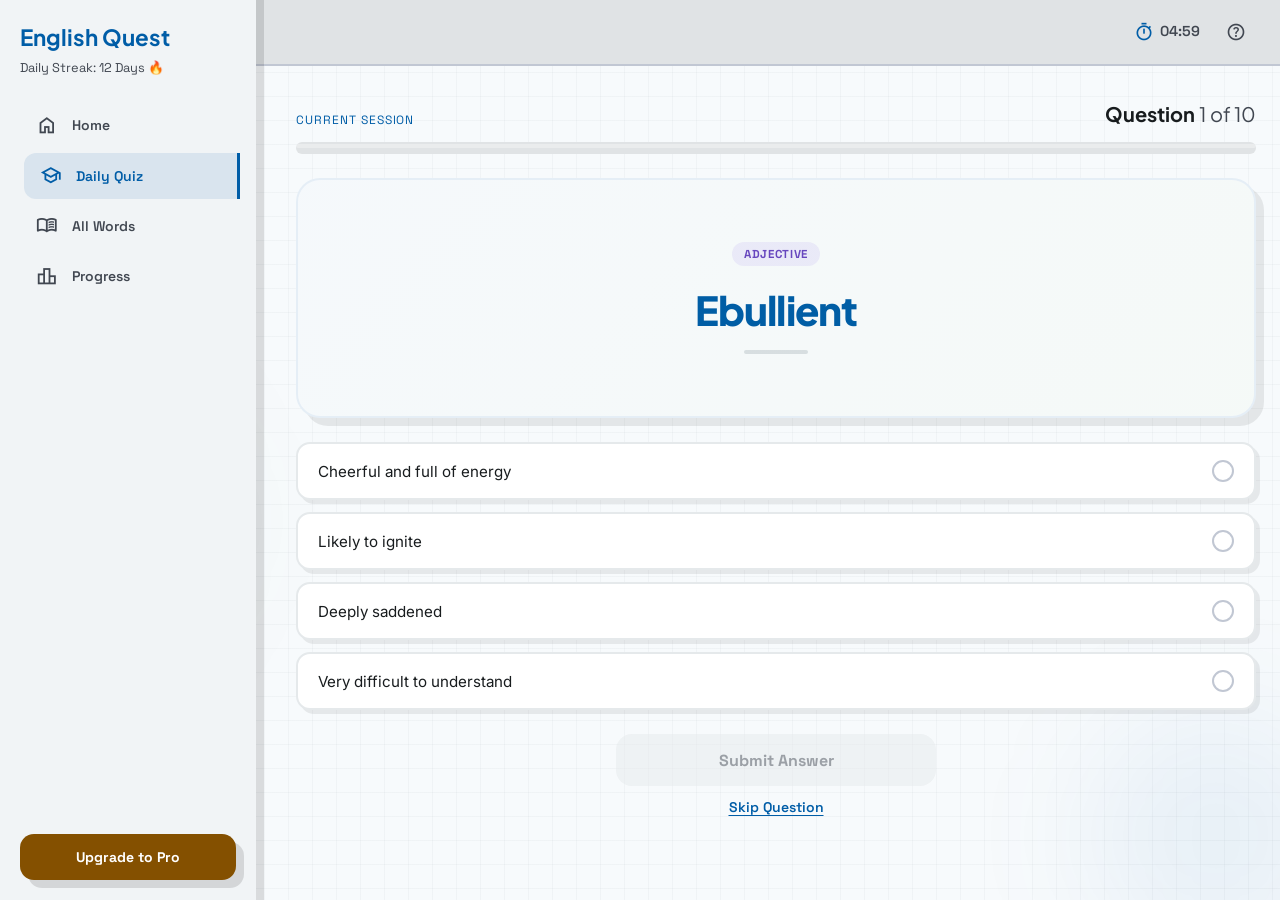
<file: todo-list/design/stitch_interactive_english_flashcard_dashboard/quiz.html>
<!DOCTYPE html>
<html lang="en">
<head>
  <meta charset="UTF-8">
  <meta name="viewport" content="width=device-width, initial-scale=1.0">
  <meta name="description" content="Flash Card Learning — Daily Quiz. Test your English vocabulary knowledge with multiple-choice questions.">
  <title>Flash Card Learning — Daily Quiz</title>
  <link href="https://fonts.googleapis.com/css2?family=Plus+Jakarta+Sans:wght@400;600;700;800&family=Inter:wght@400;500;600&family=Space+Grotesk:wght@500;600;700&display=swap" rel="stylesheet">
  <link href="https://fonts.googleapis.com/css2?family=Material+Symbols+Outlined:wght,FILL@400,0..1&display=swap" rel="stylesheet">
  <link rel="stylesheet" href="style.css">
</head>
<body class="page-quiz">

  <!-- Decorative blobs -->
  <div class="blob blob--br" aria-hidden="true"></div>
  <div class="blob blob--ml" aria-hidden="true"></div>

  <!-- ═══════════════ SIDEBAR (Desktop) ════════════════ -->
  <aside class="quiz-sidebar" aria-label="Navigation">
    <div style="margin-bottom:24px">
      <h1 class="sidebar-title">English Quest</h1>
      <p class="sidebar-subtitle">Daily Streak: 12 Days 🔥</p>
    </div>
    <nav style="flex:1;display:flex;flex-direction:column;gap:4px" aria-label="Navigation">
      <a href="study.html" class="sidebar-link">
        <span class="material-symbols-outlined" aria-hidden="true">home</span>
        Home
      </a>
      <a href="quiz.html" class="sidebar-link active" aria-current="page">
        <span class="material-symbols-outlined" aria-hidden="true">school</span>
        Daily Quiz
      </a>
      <a href="study.html" class="sidebar-link">
        <span class="material-symbols-outlined" aria-hidden="true">menu_book</span>
        All Words
      </a>
      <a href="#" class="sidebar-link">
        <span class="material-symbols-outlined" aria-hidden="true">leaderboard</span>
        Progress
      </a>
    </nav>
    <div style="margin-top:auto;padding-top:16px">
      <button class="sidebar-cta" style="background:var(--tertiary)">Upgrade to Pro</button>
    </div>
  </aside>

  <!-- ═══════════════ QUIZ LAYOUT ════════════════ -->
  <div class="quiz-layout" style="padding-left:0">

    <!-- Sticky Quiz Header -->
    <header class="quiz-header">
      <div class="flex items-center gap-3">
        <button class="icon-btn" aria-label="Close quiz" onclick="location.href='study.html'">
          <span class="material-symbols-outlined">close</span>
        </button>
        <h1 class="quiz-title">Daily Quiz</h1>
      </div>
      <div class="flex items-center gap-4">
        <div class="quiz-timer" aria-label="Time remaining" id="timer-display">
          <span class="material-symbols-outlined text-primary" aria-hidden="true">timer</span>
          <span id="timer-text">05:00</span>
        </div>
        <button class="icon-btn" aria-label="Quiz help">
          <span class="material-symbols-outlined">help_outline</span>
        </button>
      </div>
    </header>

    <!-- Quiz Main -->
    <div class="quiz-main" id="quiz-container">

      <!-- Progress Section -->
      <div role="region" aria-label="Quiz progress">
        <div class="quiz-progress-label">
          <span class="quiz-session-label">Current Session</span>
          <div class="quiz-question-counter">
            Question <span id="q-current">1</span>
            <span>of <span id="q-total">10</span></span>
          </div>
        </div>
        <div class="progress-track" role="progressbar" id="quiz-progressbar"
             aria-valuenow="10" aria-valuemin="0" aria-valuemax="100" aria-label="Quiz progress">
          <div class="progress-fill progress-fill--primary" id="quiz-progress-fill" style="width:10%"></div>
        </div>
      </div>

      <!-- Question Card -->
      <div class="question-card animate-in" id="question-card">
        <span class="tag tag--adj" id="q-pos">Adjective</span>
        <div class="question-word" id="q-word">Ebullient</div>
        <div class="question-divider"></div>
      </div>

      <!-- Options -->
      <div class="options-list animate-in" id="options-list" role="radiogroup" aria-label="Answer choices">
        <!-- Rendered by JS -->
      </div>

      <!-- Actions -->
      <div class="quiz-actions animate-in">
        <button class="btn-submit" id="submit-btn" disabled aria-disabled="true">
          Submit Answer
        </button>
        <button class="btn-skip" id="skip-btn" onclick="nextQuestion()">Skip Question</button>
      </div>

    </div><!-- /quiz-main -->

    <!-- ── RESULT SCREEN (hidden by default) ── -->
    <div id="result-screen" class="quiz-main" style="display:none;align-items:center;justify-content:center;text-align:center">
      <div class="card card-xl animate-in" style="max-width:480px;width:100%;padding:40px">
        <div style="font-size:4rem;margin-bottom:16px" aria-hidden="true">🎉</div>
        <h2 class="t-headline-lg text-primary" style="margin-bottom:8px">Quiz Complete!</h2>
        <p class="t-label text-muted" style="margin-bottom:24px">Great work on today's session</p>

        <div style="display:grid;grid-template-columns:1fr 1fr 1fr;gap:12px;margin-bottom:28px">
          <div class="stat-card" style="flex-direction:column;align-items:center;text-align:center;padding:12px">
            <div class="stat-label-text">Score</div>
            <div class="stat-value-text primary" id="result-score">0/10</div>
          </div>
          <div class="stat-card" style="flex-direction:column;align-items:center;text-align:center;padding:12px">
            <div class="stat-label-text">Accuracy</div>
            <div class="stat-value-text secondary" id="result-accuracy">0%</div>
          </div>
          <div class="stat-card" style="flex-direction:column;align-items:center;text-align:center;padding:12px">
            <div class="stat-label-text">XP Earned</div>
            <div class="stat-value-text tertiary" id="result-xp">+0</div>
          </div>
        </div>

        <div style="display:flex;flex-direction:column;gap:10px">
          <button class="btn-primary btn-block" onclick="location.href='study.html'">
            <span class="material-symbols-outlined" aria-hidden="true">style</span>
            Back to Study
          </button>
          <button class="btn-outline btn-block" onclick="restartQuiz()" style="border-radius:14px">
            <span class="material-symbols-outlined" aria-hidden="true">replay</span>
            Try Again
          </button>
        </div>
      </div>
    </div>

  </div><!-- /quiz-layout -->

  <!-- ═══════════════ BOTTOM NAV (Mobile) ════════════════ -->
  <nav class="bottom-nav" aria-label="Mobile navigation">
    <button onclick="location.href='study.html'" class="bottom-nav-btn">
      <span class="material-symbols-outlined" aria-hidden="true">style</span>
      Study
    </button>
    <button onclick="location.href='#'" class="bottom-nav-btn">
      <span class="material-symbols-outlined" aria-hidden="true">leaderboard</span>
      Stats
    </button>
    <button onclick="location.href='categories.html'" class="bottom-nav-btn">
      <span class="material-symbols-outlined" aria-hidden="true">category</span>
      Categories
    </button>
    <button onclick="location.href='quiz.html'" class="bottom-nav-btn active" aria-current="page">
      <span class="material-symbols-outlined icon-fill" aria-hidden="true">quiz</span>
      Quiz
    </button>
  </nav>

  <script src="app.js"></script>
</body>
</html>
</file>
<file: todo-list/design/stitch_interactive_english_flashcard_dashboard/style.css>
/* =============================================================
   Flash Card Learning — Complete Design System (Lumina Pixel)
   =============================================================
   Sections:
   1.  CSS Variables (Design Tokens)
   2.  Base Reset
   3.  Typography
   4.  Background Grid
   5.  Layout Utilities
   6.  Shared: Header / Navbar
   7.  Shared: Sidebar
   8.  Shared: Bottom Nav (Mobile)
   9.  Shared: Cards & Sticker Shadows
   10. Shared: Buttons
   11. Shared: Form Inputs
   12. Shared: Progress Bar
   13. Shared: Category Tags & Chips
   14. LOGIN PAGE
   15. STUDY PAGE (Flashcard)
   16. CATEGORIES PAGE
   17. QUIZ PAGE
   18. Animations & Keyframes
   19. Responsive
   ============================================================= */


/* ─────────────────────────────────────────────
   1. CSS Variables — Lumina Pixel Design Tokens
   ───────────────────────────────────────────── */
:root {
  /* Primary — Learning Blue */
  --primary:            #005da7;
  --primary-dark:       #004883;
  --primary-container:  #2976c7;
  --primary-fixed:      #d4e3ff;
  --primary-fixed-dim:  #a4c9ff;
  --primary-light:      rgba(0, 93, 167, 0.12);

  /* Secondary — Achievement Green */
  --secondary:           #006d3c;
  --secondary-container: #85f6ad;
  --secondary-fixed:     #88f9b0;
  --secondary-light:     rgba(0, 109, 60, 0.12);

  /* Tertiary — Study Amber */
  --tertiary:           #845000;
  --tertiary-container: #a36712;
  --tertiary-fixed:     #ffddba;
  --tertiary-light:     rgba(132, 80, 0, 0.12);

  /* Error — Health Red */
  --error:           #ba1a1a;
  --error-container: #ffdad6;
  --error-light:     rgba(186, 26, 26, 0.12);

  /* Neutral Surfaces */
  --background:    #f7fafc;
  --surface:       #f7fafc;
  --surface-white: #ffffff;
  --surface-low:   #f1f4f6;
  --surface-mid:   #ebeef0;
  --surface-high:  #e5e9eb;
  --surface-highest: #e0e3e5;

  /* Text */
  --on-surface:         #181c1e;
  --on-surface-variant: #414751;
  --outline:            #717783;
  --outline-variant:    #c1c7d3;

  /* On-colors */
  --on-primary:   #ffffff;
  --on-secondary: #ffffff;
  --on-tertiary:  #ffffff;
  --on-error:     #ffffff;

  /* Typography */
  --font-display: 'Plus Jakarta Sans', sans-serif;
  --font-body:    'Inter', sans-serif;
  --font-label:   'Space Grotesk', sans-serif;

  /* Shadows — Sticker style */
  --shadow-card:   4px 4px 0 rgba(0,0,0,0.12);
  --shadow-hover:  6px 6px 0 rgba(0,0,0,0.18);
  --shadow-press:  1px 1px 0 rgba(0,0,0,0.08);
  --shadow-deep:   8px 8px 0 rgba(0,0,0,0.12);

  /* Sidebar width */
  --sidebar-w: 256px;

  /* Header height */
  --header-h: 68px;
}


/* ─────────────────────────────────────────────
   2. Base Reset
   ───────────────────────────────────────────── */
*, *::before, *::after {
  box-sizing: border-box;
  margin: 0;
  padding: 0;
}
html { scroll-behavior: smooth; }
body {
  font-family: var(--font-body);
  font-size: 16px;
  line-height: 1.6;
  background-color: var(--background);
  color: var(--on-surface);
  min-height: 100vh;
  overflow-x: hidden;
}
img  { display: block; max-width: 100%; }
a    { color: var(--primary); text-decoration: none; }
a:hover { text-decoration: underline; }
button { cursor: pointer; font-family: inherit; border: none; background: none; }
input, select, textarea { font-family: inherit; }

/* Material Symbols */
.material-symbols-outlined {
  font-variation-settings: 'FILL' 0, 'wght' 400, 'GRAD' 0, 'opsz' 24;
  display: inline-flex;
  align-items: center;
  line-height: 1;
  vertical-align: middle;
  font-size: 1.25rem;
  flex-shrink: 0;
}
.icon-fill { font-variation-settings: 'FILL' 1, 'wght' 400, 'GRAD' 0, 'opsz' 24; }


/* ─────────────────────────────────────────────
   3. Typography
   ───────────────────────────────────────────── */
.t-headline-xl {
  font-family: var(--font-display);
  font-size: clamp(2rem, 5vw, 2.5rem);
  font-weight: 800;
  line-height: 1.2;
  letter-spacing: -0.02em;
}
.t-headline-lg {
  font-family: var(--font-display);
  font-size: clamp(1.5rem, 4vw, 2rem);
  font-weight: 700;
  line-height: 1.25;
}
.t-card-text {
  font-family: var(--font-display);
  font-size: 1.5rem;
  font-weight: 600;
  line-height: 1.35;
}
.t-body {
  font-family: var(--font-body);
  font-size: 1rem;
  font-weight: 400;
  line-height: 1.6;
}
.t-label {
  font-family: var(--font-label);
  font-size: 0.875rem;
  font-weight: 600;
  letter-spacing: 0.05em;
  line-height: 1.4;
}
.t-label-sm {
  font-family: var(--font-label);
  font-size: 0.75rem;
  font-weight: 600;
  letter-spacing: 0.04em;
}


/* ─────────────────────────────────────────────
   4. Background Grid
   ───────────────────────────────────────────── */
body {
  background-image:
    linear-gradient(to right, rgba(113,119,131,0.05) 1px, transparent 1px),
    linear-gradient(to bottom, rgba(113,119,131,0.05) 1px, transparent 1px);
  background-size: 24px 24px;
}


/* ─────────────────────────────────────────────
   5. Layout Utilities
   ───────────────────────────────────────────── */
.container { max-width: 1200px; margin: 0 auto; }
.flex      { display: flex; }
.flex-col  { flex-direction: column; }
.items-center  { align-items: center; }
.items-start   { align-items: flex-start; }
.items-end     { align-items: flex-end; }
.justify-between { justify-content: space-between; }
.justify-center  { justify-content: center; }
.gap-2  { gap: 0.5rem; }
.gap-3  { gap: 0.75rem; }
.gap-4  { gap: 1rem; }
.gap-6  { gap: 1.5rem; }
.gap-8  { gap: 2rem; }
.flex-1 { flex: 1; min-width: 0; }
.w-full { width: 100%; }
.hidden { display: none; }
.text-center { text-align: center; }
.relative { position: relative; }
.overflow-hidden { overflow: hidden; }

/* Colors */
.text-primary   { color: var(--primary); }
.text-secondary { color: var(--secondary); }
.text-tertiary  { color: var(--tertiary); }
.text-error     { color: var(--error); }
.text-muted     { color: var(--on-surface-variant); }
.text-outline   { color: var(--outline); }
.text-white     { color: #fff; }


/* ─────────────────────────────────────────────
   6. Shared: App Header (Top Bar)
   ───────────────────────────────────────────── */
.app-header {
  position: fixed;
  top: 0; left: 0; right: 0;
  z-index: 50;
  height: var(--header-h);
  background: var(--surface-white);
  border-bottom: 2px solid var(--outline-variant);
  padding: 0 24px;
  display: flex;
  align-items: center;
  justify-content: space-between;
  gap: 16px;
}

.header-brand {
  display: flex;
  align-items: center;
  gap: 12px;
}

.header-logo-icon {
  width: 40px; height: 40px;
  background: var(--primary);
  border-radius: 12px;
  display: flex; align-items: center; justify-content: center;
  color: #fff;
  box-shadow: var(--shadow-card);
  font-size: 1.4rem;
}

.header-app-name {
  font-family: var(--font-label);
  font-size: 0.8rem;
  font-weight: 700;
  letter-spacing: 0.12em;
  text-transform: uppercase;
  color: var(--primary);
}

.header-nav-links {
  display: none;
  gap: 4px;
}
@media (min-width: 768px) {
  .header-nav-links { display: flex; }
}
.nav-link {
  font-family: var(--font-label);
  font-size: 0.875rem;
  font-weight: 600;
  padding: 6px 12px;
  border-radius: 8px;
  color: var(--on-surface-variant);
  transition: all 0.15s;
}
.nav-link:hover { background: var(--surface-high); color: var(--primary); text-decoration: none; }
.nav-link.active { color: var(--primary); border-bottom: 2px solid var(--primary); border-radius: 0; }

.header-actions {
  display: flex;
  align-items: center;
  gap: 12px;
}

.avatar-btn {
  width: 40px; height: 40px;
  border-radius: 50%;
  border: 2px solid var(--primary-container);
  overflow: hidden;
}
.avatar-btn img {
  width: 100%; height: 100%;
  object-fit: cover;
}

.icon-btn {
  width: 40px; height: 40px;
  border-radius: 50%;
  display: flex; align-items: center; justify-content: center;
  background: transparent;
  color: var(--on-surface-variant);
  transition: background 0.15s;
  font-size: 1.35rem;
}
.icon-btn:hover { background: var(--surface-high); }


/* ─────────────────────────────────────────────
   7. Shared: Sidebar (Desktop)
   ───────────────────────────────────────────── */
.app-sidebar {
  display: none;
  position: fixed;
  top: 0; left: 0;
  width: var(--sidebar-w);
  height: 100vh;
  background: var(--surface-low);
  box-shadow: 4px 0 0 rgba(0,0,0,0.06);
  border-radius: 0 16px 16px 0;
  padding: var(--header-h) 0 32px;
  flex-direction: column;
  z-index: 40;
}
@media (min-width: 1024px) {
  .app-sidebar { display: flex; }
}

.sidebar-header {
  padding: 20px 24px 16px;
  border-bottom: 1px solid var(--outline-variant);
  margin-bottom: 8px;
}
.sidebar-title {
  font-family: var(--font-display);
  font-size: 1.4rem;
  font-weight: 700;
  color: var(--primary);
}
.sidebar-subtitle {
  font-family: var(--font-label);
  font-size: 0.8rem;
  color: var(--on-surface-variant);
  margin-top: 2px;
}

.sidebar-nav {
  flex: 1;
  padding: 8px 12px;
  display: flex;
  flex-direction: column;
  gap: 4px;
  overflow-y: auto;
}

.sidebar-link {
  display: flex;
  align-items: center;
  gap: 14px;
  padding: 12px 16px;
  border-radius: 12px;
  font-family: var(--font-label);
  font-size: 0.875rem;
  font-weight: 600;
  color: var(--on-surface-variant);
  transition: all 0.15s;
  text-decoration: none;
}
.sidebar-link:hover { background: var(--surface-highest); color: var(--primary); text-decoration: none; }
.sidebar-link.active {
  color: var(--primary);
  background: rgba(0, 93, 167, 0.1);
  border-right: 3px solid var(--primary);
  border-radius: 12px 0 0 12px;
  transform: translateX(4px);
}
.sidebar-link .material-symbols-outlined { font-size: 1.35rem; }

.sidebar-footer {
  padding: 16px 16px 0;
}
.sidebar-cta {
  width: 100%;
  padding: 14px;
  background: var(--primary);
  color: #fff;
  font-family: var(--font-label);
  font-weight: 700;
  font-size: 0.875rem;
  border-radius: 14px;
  box-shadow: var(--shadow-deep);
  transition: all 0.15s;
}
.sidebar-cta:hover { background: var(--primary-container); }
.sidebar-cta:active { box-shadow: var(--shadow-press); transform: translateY(2px); }


/* ─────────────────────────────────────────────
   8. Shared: Bottom Nav (Mobile)
   ───────────────────────────────────────────── */
.bottom-nav {
  position: fixed;
  bottom: 0; left: 0; right: 0;
  z-index: 50;
  background: var(--surface-white);
  box-shadow: 0 -4px 8px rgba(0,0,0,0.1);
  border-radius: 16px 16px 0 0;
  display: flex;
  justify-content: space-around;
  align-items: center;
  padding: 10px 16px 14px;
}
@media (min-width: 1024px) {
  .bottom-nav { display: none; }
}

.bottom-nav-btn {
  display: flex;
  flex-direction: column;
  align-items: center;
  justify-content: center;
  gap: 2px;
  padding: 6px 16px;
  border-radius: 50px;
  color: var(--on-surface-variant);
  font-family: var(--font-label);
  font-size: 0.65rem;
  font-weight: 600;
  letter-spacing: 0.03em;
  transition: all 0.15s;
  text-decoration: none;
}
.bottom-nav-btn.active {
  background: var(--secondary-container);
  color: var(--secondary);
}
.bottom-nav-btn .material-symbols-outlined { font-size: 1.4rem; }


/* ─────────────────────────────────────────────
   9. Shared: Cards & Sticker Shadows
   ───────────────────────────────────────────── */
.card {
  background: var(--surface-white);
  border: 2px solid rgba(193,199,211,0.4);
  border-radius: 20px;
  padding: 20px;
  box-shadow: var(--shadow-card);
  transition: box-shadow 0.2s, transform 0.2s;
}
.card:hover {
  box-shadow: var(--shadow-hover);
  transform: translate(-2px, -2px);
}
.card:active {
  box-shadow: var(--shadow-press);
  transform: translate(1px, 1px);
}

.card-xl {
  border-radius: 24px;
  padding: 24px;
}


/* ─────────────────────────────────────────────
   10. Shared: Buttons
   ───────────────────────────────────────────── */
/* Primary button */
.btn-primary {
  display: inline-flex;
  align-items: center;
  justify-content: center;
  gap: 8px;
  padding: 12px 24px;
  background: var(--primary);
  color: #fff;
  font-family: var(--font-label);
  font-weight: 700;
  font-size: 0.875rem;
  border-radius: 14px;
  box-shadow: 0 6px 0 var(--primary-dark);
  transition: all 0.12s;
  letter-spacing: 0.02em;
  text-decoration: none;
}
.btn-primary:hover  { background: var(--primary-container); text-decoration: none; }
.btn-primary:active { box-shadow: 0 2px 0 var(--primary-dark); transform: translateY(4px); }

/* Secondary (outline) button */
.btn-outline {
  display: inline-flex;
  align-items: center;
  justify-content: center;
  gap: 8px;
  padding: 10px 22px;
  border: 2px solid var(--primary);
  color: var(--primary);
  font-family: var(--font-label);
  font-weight: 700;
  font-size: 0.875rem;
  border-radius: 50px;
  background: transparent;
  transition: all 0.15s;
  text-decoration: none;
}
.btn-outline:hover { background: var(--primary-light); text-decoration: none; }

/* Ghost button */
.btn-ghost {
  display: inline-flex;
  align-items: center;
  justify-content: center;
  gap: 8px;
  padding: 10px 16px;
  background: var(--surface-high);
  color: var(--on-surface);
  font-family: var(--font-label);
  font-weight: 600;
  font-size: 0.875rem;
  border-radius: 12px;
  border: 2px solid var(--outline-variant);
  box-shadow: var(--shadow-card);
  transition: all 0.12s;
}
.btn-ghost:hover  { background: var(--surface-highest); }
.btn-ghost:active { box-shadow: var(--shadow-press); transform: translate(2px,2px); }

/* Full-width variant */
.btn-block { width: 100%; }


/* ─────────────────────────────────────────────
   11. Shared: Form Inputs
   ───────────────────────────────────────────── */
.form-group { display: flex; flex-direction: column; gap: 4px; }
.form-label {
  font-family: var(--font-label);
  font-size: 0.8rem;
  font-weight: 700;
  color: var(--on-surface-variant);
  text-transform: uppercase;
  letter-spacing: 0.06em;
  padding-left: 2px;
}
.form-input {
  width: 100%;
  height: 48px;
  padding: 0 16px;
  border: 2px solid var(--outline-variant);
  border-radius: 14px;
  font-family: var(--font-display);
  font-size: 0.95rem;
  color: var(--on-surface);
  background: var(--surface-white);
  outline: none;
  transition: border-color 0.2s, box-shadow 0.2s;
  appearance: none;
}
.form-input:focus {
  border-color: var(--primary);
  box-shadow: 0 0 0 4px var(--primary-light);
}
.form-input::placeholder { color: var(--outline); }

.search-wrap { position: relative; }
.search-icon {
  position: absolute;
  left: 14px; top: 50%;
  transform: translateY(-50%);
  color: var(--outline);
  pointer-events: none;
}
.search-wrap .form-input { padding-left: 44px; }


/* ─────────────────────────────────────────────
   12. Shared: Progress Bar
   ───────────────────────────────────────────── */
.progress-track {
  height: 12px;
  background: var(--surface-highest);
  border-radius: 100px;
  overflow: hidden;
  position: relative;
}
/* shine overlay */
.progress-track::after {
  content: '';
  position: absolute;
  top: 2px; left: 0; right: 0;
  height: 4px;
  background: rgba(255,255,255,0.3);
  border-radius: 100px;
  pointer-events: none;
}
.progress-fill {
  height: 100%;
  border-radius: 100px;
  transition: width 0.6s ease;
}
.progress-fill--primary   { background: var(--primary); }
.progress-fill--secondary { background: var(--secondary); }
.progress-fill--tertiary  { background: var(--tertiary); }

.progress-labels {
  display: flex;
  justify-content: space-between;
  font-family: var(--font-label);
  font-size: 0.8rem;
  font-weight: 600;
  margin-bottom: 6px;
}


/* ─────────────────────────────────────────────
   13. Shared: Category Tags & Chips
   ───────────────────────────────────────────── */
.tag {
  display: inline-flex;
  align-items: center;
  padding: 3px 12px;
  border-radius: 100px;
  font-family: var(--font-label);
  font-size: 0.72rem;
  font-weight: 700;
  text-transform: uppercase;
  letter-spacing: 0.06em;
}
.tag--noun     { background: rgba(132,80,0,0.1);   color: var(--tertiary); border: 1px solid rgba(132,80,0,0.2); }
.tag--verb     { background: var(--secondary-light); color: var(--secondary); }
.tag--adj      { background: rgba(159,122,234,0.12); color: #6b46c1; }
.tag--primary  { background: var(--primary-light);  color: var(--primary); }
.tag--green    { background: var(--secondary-light); color: var(--secondary); }


/* ─────────────────────────────────────────────
   14. LOGIN PAGE
   ───────────────────────────────────────────── */
.page-login {
  display: flex;
  align-items: center;
  justify-content: center;
  min-height: 100vh;
  padding: 24px;
}

/* Pixel corner decorations */
.pixel-decor {
  position: fixed;
  pointer-events: none;
  opacity: 0.18;
  z-index: 0;
}
.pixel-decor--tl { top: 24px; left: 24px; }
.pixel-decor--br { bottom: 32px; right: 32px; }
.pixel-grid {
  width: 48px; height: 48px;
  display: grid;
  grid-template-columns: repeat(3, 1fr);
  gap: 4px;
  padding: 4px;
}
.pixel-grid--blue > * { background: var(--primary); }
.pixel-grid--green > * { background: var(--secondary); }
.pixel-grid > *:nth-child(5) { opacity: 0; }

/* Bottom color strip */
.color-strip {
  position: fixed;
  bottom: 0; left: 0; right: 0;
  height: 4px;
  display: flex;
  z-index: 10;
}
.color-strip span { flex: 1; }

.login-main {
  position: relative;
  z-index: 1;
  width: 100%;
  max-width: 420px;
  display: flex;
  flex-direction: column;
  align-items: center;
  gap: 0;
}

/* Brand */
.login-brand {
  text-align: center;
  margin-bottom: 28px;
}
.brand-icon {
  width: 64px; height: 64px;
  background: var(--primary-container);
  border-radius: 16px;
  display: flex; align-items: center; justify-content: center;
  color: #fff;
  font-size: 2rem;
  box-shadow: var(--shadow-deep);
  margin: 0 auto 16px;
  transform: rotate(3deg);
  transition: transform 0.3s;
}
.brand-icon:hover { transform: rotate(0deg); }
.login-title {
  font-family: var(--font-display);
  font-size: clamp(2rem, 8vw, 2.5rem);
  font-weight: 800;
  letter-spacing: -0.02em;
  color: var(--primary);
  line-height: 1.1;
}
.login-subtitle {
  font-family: var(--font-label);
  font-size: 0.8rem;
  font-weight: 600;
  color: var(--outline);
  text-transform: uppercase;
  letter-spacing: 0.12em;
  margin-top: 6px;
}

/* Login Card */
.login-card {
  width: 100%;
  background: var(--surface-white);
  border: 2px solid rgba(193,199,211,0.35);
  border-radius: 24px;
  padding: 32px;
  box-shadow: var(--shadow-deep);
  position: relative;
  overflow: hidden;
}

.corner-accent {
  position: absolute;
  top: 0; right: 0;
  width: 32px; height: 32px;
  background: rgba(0, 109, 60, 0.1);
  border-bottom-left-radius: 12px;
}
.corner-accent::after {
  content: '';
  position: absolute;
  inset: 6px;
  background: rgba(0, 109, 60, 0.18);
  border-bottom-left-radius: 4px;
}

.login-form { display: flex; flex-direction: column; gap: 16px; margin-bottom: 20px; }

.forgot-row { text-align: right; }
.forgot-link {
  font-family: var(--font-label);
  font-size: 0.8rem;
  font-weight: 600;
  color: var(--primary);
}

.btn-login {
  width: 100%;
  height: 48px;
  background: var(--primary);
  color: #fff;
  font-family: var(--font-label);
  font-size: 0.95rem;
  font-weight: 700;
  border-radius: 14px;
  box-shadow: 0 5px 0 var(--primary-dark);
  transition: all 0.12s;
  margin-top: 4px;
}
.btn-login:hover  { background: var(--primary-container); }
.btn-login:active { box-shadow: 0 2px 0 var(--primary-dark); transform: translateY(3px); }

/* Divider */
.divider {
  display: flex;
  align-items: center;
  gap: 12px;
  margin: 16px 0;
  font-family: var(--font-label);
  font-size: 0.8rem;
  font-weight: 600;
  color: var(--outline);
}
.divider::before, .divider::after {
  content: '';
  flex: 1;
  height: 1px;
  background: var(--outline-variant);
  opacity: 0.6;
}

/* Social buttons */
.social-btns { display: flex; flex-direction: column; gap: 10px; }
.btn-social {
  width: 100%;
  height: 52px;
  display: flex;
  align-items: center;
  justify-content: center;
  gap: 12px;
  border-radius: 14px;
  font-family: var(--font-label);
  font-size: 0.875rem;
  font-weight: 700;
  transition: all 0.12s;
}
.btn-social--google {
  background: var(--surface-white);
  border: 2px solid var(--outline-variant);
  color: var(--on-surface);
}
.btn-social--google:hover { border-color: var(--primary); }
.btn-social--facebook {
  background: #1877F2;
  color: #fff;
  border: 2px solid #1877F2;
}
.btn-social--facebook:hover { background: #166fe5; }
.btn-social:active { transform: scale(0.98); }
.social-logo {
  width: 24px;
  height: 24px;
  object-fit: contain;
  flex-shrink: 0;
}

/* Guest button */
.btn-guest {
  width: 100%;
  height: 56px;
  background: var(--primary);
  color: #fff;
  font-family: var(--font-display);
  font-size: 1.1rem;
  font-weight: 700;
  border-radius: 14px;
  display: flex;
  align-items: center;
  justify-content: center;
  gap: 10px;
  box-shadow: 0 6px 0 var(--primary-dark);
  transition: all 0.12s;
  margin-bottom: 12px;
}
.btn-guest:hover  { background: var(--primary-container); }
.btn-guest:active { box-shadow: 0 2px 0 var(--primary-dark); transform: translateY(4px); }

.terms-text {
  font-size: 0.78rem;
  color: var(--on-surface-variant);
  text-align: center;
  line-height: 1.5;
}
.terms-text a { font-weight: 600; }

/* Sign up row */
.signup-row {
  margin-top: 20px;
  display: flex;
  flex-direction: column;
  align-items: center;
  gap: 10px;
  font-size: 0.9rem;
  color: var(--on-surface-variant);
}
.btn-signup {
  padding: 8px 28px;
  border: 2px solid var(--primary);
  border-radius: 100px;
  color: var(--primary);
  font-family: var(--font-label);
  font-weight: 700;
  font-size: 0.875rem;
  transition: background 0.15s;
}
.btn-signup:hover { background: var(--primary-light); }

/* Spin animation for loading */
.spin-anim { animation: spin 0.8s linear infinite; }
@keyframes spin { to { transform: rotate(360deg); } }


/* ─────────────────────────────────────────────
   15. STUDY PAGE (Flashcard)
   ───────────────────────────────────────────── */
.page-study {
  background-color: var(--background);
}

.study-layout {
  padding: var(--header-h) 24px 80px;
  max-width: 860px;
  margin: 0 auto;
  display: flex;
  flex-direction: column;
  align-items: center;
  gap: 0;
}
@media (min-width: 1024px) {
  .study-layout { padding-left: calc(var(--sidebar-w) + 40px); max-width: none; }
}

/* Stats row */
.stats-row {
  width: 100%;
  display: grid;
  grid-template-columns: repeat(3, 1fr);
  gap: 12px;
  margin: 24px 0 20px;
}

.stat-card {
  background: var(--surface-white);
  border: 2px solid rgba(193,199,211,0.35);
  border-radius: 16px;
  padding: 16px;
  display: flex;
  align-items: center;
  gap: 12px;
  box-shadow: var(--shadow-card);
}
.stat-icon {
  width: 44px; height: 44px;
  border-radius: 12px;
  display: flex; align-items: center; justify-content: center;
  font-size: 1.5rem;
  flex-shrink: 0;
}
.stat-icon--green { background: var(--secondary-container); color: var(--secondary); }
.stat-icon--amber { background: var(--tertiary-fixed); color: var(--tertiary); }
.stat-icon--blue  { background: var(--primary-fixed); color: var(--primary); }
.stat-info {}
.stat-label-text {
  font-family: var(--font-label);
  font-size: 0.7rem;
  color: var(--on-surface-variant);
  text-transform: uppercase;
  letter-spacing: 0.06em;
}
.stat-value-text {
  font-family: var(--font-display);
  font-size: 1.4rem;
  font-weight: 700;
  line-height: 1;
  margin-top: 2px;
}
.stat-value-text.primary   { color: var(--primary); }
.stat-value-text.secondary { color: var(--secondary); }
.stat-value-text.tertiary  { color: var(--tertiary); }

/* Session progress */
.session-progress { width: 100%; margin-bottom: 20px; }

/* ── Flashcard 3D Flip ── */
.flashcard-wrap {
  width: 100%;
  max-width: 440px;
  height: 360px;
  perspective: 1200px;
  margin: 0 auto 20px;
}
.flashcard {
  width: 100%; height: 100%;
  position: relative;
  transform-style: preserve-3d;
  transition: transform 0.65s cubic-bezier(0.4, 0, 0.2, 1);
  cursor: pointer;
}
.flashcard.flipped { transform: rotateY(180deg); }

.card-face {
  position: absolute;
  inset: 0;
  border-radius: 24px;
  backface-visibility: hidden;
  -webkit-backface-visibility: hidden;
  display: flex;
  flex-direction: column;
  align-items: center;
  justify-content: center;
  padding: 32px;
  box-shadow: var(--shadow-deep);
  text-align: center;
}

/* Front face */
.card-front {
  background: var(--surface-white);
  border: 4px solid rgba(132,80,0,0.15);
}
.card-word {
  font-family: var(--font-display);
  font-size: clamp(2rem, 7vw, 2.6rem);
  font-weight: 800;
  letter-spacing: -0.02em;
  color: var(--on-surface);
  margin: 12px 0 8px;
}
.card-hint {
  font-family: var(--font-body);
  font-size: 0.9rem;
  color: var(--on-surface-variant);
}
.card-flip-icon {
  margin-top: 16px;
  color: var(--primary-fixed-dim);
  font-size: 3rem;
}

/* Back face */
.card-back {
  background: var(--surface-white);
  border: 4px solid rgba(0, 109, 60, 0.2);
  transform: rotateY(180deg);
  gap: 12px;
}
.card-translation {
  font-family: var(--font-display);
  font-size: 1.8rem;
  font-weight: 700;
  color: var(--secondary);
}
.card-example {
  width: 100%;
  background: var(--surface-low);
  border-left: 4px solid var(--primary);
  border-radius: 0 8px 8px 0;
  padding: 10px 14px;
  font-style: italic;
  font-size: 0.9rem;
  line-height: 1.5;
  text-align: left;
}
.card-example strong { color: var(--primary); }

.card-back-actions {
  display: flex;
  gap: 16px;
  margin-top: 4px;
}
.back-action-btn {
  width: 36px; height: 36px;
  border-radius: 50%;
  display: flex; align-items: center; justify-content: center;
  background: var(--surface-low);
  color: var(--on-surface-variant);
  border: 1px solid var(--outline-variant);
  transition: all 0.15s;
  font-size: 1.1rem;
}
.back-action-btn:hover { background: var(--surface-high); color: var(--primary); }
.back-action-btn.favorited { color: var(--tertiary); }

/* Card navigation row */
.card-nav-row {
  display: flex;
  align-items: center;
  gap: 12px;
  margin-bottom: 20px;
}

/* Rating buttons (Again / Hard / Good / Easy) */
.rating-grid {
  width: 100%;
  max-width: 520px;
  display: grid;
  grid-template-columns: repeat(4, 1fr);
  gap: 10px;
}
.rating-btn {
  display: flex;
  flex-direction: column;
  align-items: center;
  padding: 14px 8px;
  background: var(--surface-white);
  border-radius: 14px;
  box-shadow: var(--shadow-card);
  transition: all 0.15s;
  font-family: var(--font-label);
  cursor: pointer;
}
.rating-btn:hover  { box-shadow: var(--shadow-hover); transform: translate(-2px,-2px); }
.rating-btn:active { box-shadow: var(--shadow-press); transform: translate(1px,1px); }
.rating-label { font-size: 0.95rem; font-weight: 700; margin-bottom: 2px; }
.rating-time  { font-size: 0.7rem; color: var(--on-surface-variant); }
.rating-btn--again { border: 2px solid var(--error); }
.rating-btn--again .rating-label { color: var(--error); }
.rating-btn--again:hover { background: var(--error-container); }
.rating-btn--hard  { border: 2px solid var(--tertiary-container); }
.rating-btn--hard .rating-label { color: var(--tertiary-container); }
.rating-btn--hard:hover { background: var(--tertiary-fixed); }
.rating-btn--good  { border: 2px solid var(--secondary); }
.rating-btn--good .rating-label { color: var(--secondary); }
.rating-btn--good:hover { background: var(--secondary-container); }
.rating-btn--easy  { border: 2px solid var(--primary); }
.rating-btn--easy .rating-label { color: var(--primary); }
.rating-btn--easy:hover { background: var(--primary-fixed); }

/* Keyboard hint */
.keyboard-hint {
  font-family: var(--font-label);
  font-size: 0.72rem;
  color: var(--outline);
  margin-top: 12px;
  text-align: center;
}
.kbd {
  display: inline-block;
  padding: 1px 6px;
  border: 1px solid var(--outline-variant);
  border-radius: 4px;
  font-size: 0.7rem;
  background: var(--surface-low);
}


/* ─────────────────────────────────────────────
   16. CATEGORIES PAGE
   ───────────────────────────────────────────── */
.page-categories {
  background-color: var(--background);
}

.categories-layout {
  padding: calc(var(--header-h) + 24px) 24px 80px;
  max-width: 1200px;
  margin: 0 auto;
}
@media (min-width: 1024px) {
  .categories-layout { padding-left: calc(var(--sidebar-w) + 40px); }
}

.page-title-row {
  display: flex;
  flex-direction: column;
  gap: 16px;
  margin-bottom: 28px;
}
@media (min-width: 640px) {
  .page-title-row {
    flex-direction: row;
    align-items: flex-end;
    justify-content: space-between;
  }
}

.page-title {
  font-family: var(--font-display);
  font-size: clamp(1.8rem, 5vw, 2.5rem);
  font-weight: 800;
  letter-spacing: -0.02em;
  color: var(--on-surface);
}
.page-subtitle { font-size: 0.95rem; color: var(--on-surface-variant); margin-top: 6px; }

.filter-row {
  display: flex;
  flex-direction: column;
  gap: 12px;
  margin-bottom: 24px;
}
@media (min-width: 640px) {
  .filter-row { flex-direction: row; }
}

.filter-actions {
  display: flex;
  gap: 8px;
  flex-shrink: 0;
}

.categories-grid {
  display: grid;
  grid-template-columns: 1fr;
  gap: 16px;
}
@media (min-width: 640px)  { .categories-grid { grid-template-columns: repeat(2, 1fr); } }
@media (min-width: 1024px) { .categories-grid { grid-template-columns: repeat(3, 1fr); } }

.category-card {
  background: var(--surface-white);
  border-radius: 24px;
  padding: 20px;
  display: flex;
  flex-direction: column;
  gap: 0;
  box-shadow: var(--shadow-card);
  border: 2px solid rgba(193,199,211,0.3);
  transition: all 0.2s;
  cursor: pointer;
}
.category-card:hover {
  box-shadow: var(--shadow-hover);
  transform: translate(-2px,-2px);
}
.category-card:active {
  box-shadow: var(--shadow-press);
  transform: translate(1px,1px);
}

.cat-card-header {
  display: flex;
  justify-content: space-between;
  align-items: flex-start;
  margin-bottom: 16px;
}
.cat-card-icon {
  width: 52px; height: 52px;
  border-radius: 16px;
  display: flex; align-items: center; justify-content: center;
  font-size: 1.8rem;
}
.cat-card-icon--blue   { background: var(--primary-fixed); color: var(--primary); border: 2px solid rgba(0,93,167,0.15); }
.cat-card-icon--green  { background: var(--secondary-fixed); color: var(--secondary); border: 2px solid rgba(0,109,60,0.15); }
.cat-card-icon--amber  { background: var(--tertiary-fixed); color: var(--tertiary); border: 2px solid rgba(132,80,0,0.15); }

.cat-card-badge {
  font-family: var(--font-label);
  font-size: 0.7rem;
  font-weight: 700;
  padding: 3px 10px;
  border-radius: 100px;
}
.cat-card-badge--blue   { background: var(--primary-light); color: var(--primary); }
.cat-card-badge--green  { background: var(--secondary-light); color: var(--secondary); }
.cat-card-badge--amber  { background: var(--tertiary-light); color: var(--tertiary); }

.cat-card-title {
  font-family: var(--font-display);
  font-size: 1.35rem;
  font-weight: 600;
  color: var(--on-surface);
  margin-bottom: 4px;
}
.cat-speak-btn {
  display: inline-flex;
  align-items: center;
  gap: 4px;
  font-family: var(--font-label);
  font-size: 0.75rem;
  font-weight: 600;
  padding: 4px 8px;
  border-radius: 8px;
  background: transparent;
  transition: background 0.15s;
  margin-bottom: 10px;
}
.cat-speak-btn:hover { background: var(--surface-low); }
.cat-card-desc {
  font-size: 0.85rem;
  color: var(--on-surface-variant);
  line-height: 1.55;
  flex: 1;
  margin-bottom: 16px;
}

.cat-card-footer {
  display: flex;
  flex-direction: column;
  gap: 8px;
}
.cat-card-meta {
  display: flex;
  justify-content: space-between;
  font-family: var(--font-label);
  font-size: 0.78rem;
  font-weight: 600;
}
.cat-card-meta .count { color: var(--on-surface-variant); }


/* ─────────────────────────────────────────────
   17. QUIZ PAGE
   ───────────────────────────────────────────── */
.page-quiz {
  background-color: var(--background);
}

.quiz-layout {
  display: flex;
  flex-direction: column;
  min-height: 100vh;
}

.quiz-header {
  position: sticky;
  top: 0;
  background: var(--surface-highest);
  border-bottom: 2px solid var(--outline-variant);
  padding: 12px 24px;
  display: flex;
  align-items: center;
  justify-content: space-between;
  z-index: 40;
}
.quiz-title {
  font-family: var(--font-display);
  font-size: 1.4rem;
  font-weight: 700;
  color: var(--primary);
}
.quiz-timer {
  display: flex;
  align-items: center;
  gap: 6px;
  font-family: var(--font-label);
  font-size: 0.9rem;
  font-weight: 600;
  color: var(--on-surface-variant);
}

.quiz-main {
  flex: 1;
  max-width: 720px;
  width: 100%;
  margin: 0 auto;
  padding: 32px 24px 80px;
  display: flex;
  flex-direction: column;
  gap: 24px;
}
@media (min-width: 768px) {
  .quiz-main { padding-left: calc(var(--sidebar-w) + 40px); max-width: none; }
}

/* Progress */
.quiz-progress-label {
  display: flex;
  justify-content: space-between;
  align-items: flex-end;
  margin-bottom: 12px;
}
.quiz-session-label {
  font-family: var(--font-label);
  font-size: 0.75rem;
  color: var(--primary);
  text-transform: uppercase;
  letter-spacing: 0.08em;
}
.quiz-question-counter {
  font-family: var(--font-display);
  font-size: 1.25rem;
  font-weight: 700;
}
.quiz-question-counter span { font-weight: 400; color: var(--on-surface-variant); }

/* Question card */
.question-card {
  background: var(--surface-white);
  border: 2px solid rgba(0,93,167,0.1);
  border-radius: 24px;
  min-height: 240px;
  display: flex;
  flex-direction: column;
  align-items: center;
  justify-content: center;
  padding: 40px 32px;
  text-align: center;
  box-shadow: 8px 8px 0 rgba(0,0,0,0.08);
  position: relative;
  overflow: hidden;
}
.question-card::before {
  content: '';
  position: absolute;
  inset: -1px;
  background: linear-gradient(135deg, rgba(0,93,167,0.04), rgba(0,109,60,0.04));
  border-radius: 24px;
  pointer-events: none;
}
.question-word {
  font-family: var(--font-display);
  font-size: clamp(2rem, 6vw, 2.5rem);
  font-weight: 800;
  letter-spacing: -0.02em;
  color: var(--primary);
  margin: 12px 0 8px;
}
.question-divider {
  width: 64px; height: 4px;
  background: var(--surface-highest);
  border-radius: 100px;
  margin: 0 auto;
}

/* Options */
.options-list {
  display: flex;
  flex-direction: column;
  gap: 12px;
}

.option-btn {
  display: flex;
  align-items: center;
  justify-content: space-between;
  padding: 16px 20px;
  background: var(--surface-white);
  border: 2px solid var(--surface-high);
  border-radius: 14px;
  text-align: left;
  font-family: var(--font-body);
  font-size: 0.95rem;
  color: var(--on-surface);
  box-shadow: 4px 4px 0 rgba(0,0,0,0.07);
  transition: all 0.12s;
  cursor: pointer;
  width: 100%;
}
.option-btn:hover { border-color: rgba(0,93,167,0.35); }
.option-btn:active { transform: translateY(2px); box-shadow: 1px 1px 0 rgba(0,0,0,0.07); }
.option-btn.selected {
  border-color: var(--primary);
  background: rgba(41,118,199,0.05);
  transform: translateY(2px);
  box-shadow: 3px 3px 0 rgba(0,93,167,0.2);
}
.option-btn.correct { border-color: var(--secondary); background: var(--secondary-light); }
.option-btn.wrong   { border-color: var(--error); background: var(--error-light); }

.option-radio {
  width: 22px; height: 22px;
  border-radius: 50%;
  border: 2px solid var(--outline-variant);
  display: flex; align-items: center; justify-content: center;
  flex-shrink: 0;
  transition: border-color 0.15s;
}
.option-btn:hover .option-radio   { border-color: var(--primary); }
.option-btn.selected .option-radio { border-color: var(--primary); }
.option-radio-dot {
  width: 10px; height: 10px;
  border-radius: 50%;
  background: var(--primary);
  transform: scale(0);
  transition: transform 0.15s var(--ease-spring, cubic-bezier(0.175,0.885,0.32,1.275));
}
.option-btn.selected .option-radio-dot { transform: scale(1); }

/* Submit */
.quiz-actions {
  display: flex;
  flex-direction: column;
  align-items: center;
  gap: 12px;
}
.btn-submit {
  width: 100%;
  max-width: 320px;
  height: 52px;
  border-radius: 16px;
  font-family: var(--font-label);
  font-size: 1rem;
  font-weight: 700;
  box-shadow: 0 5px 0 var(--primary-dark);
  transition: all 0.12s;
}
.btn-submit:disabled {
  background: var(--surface-high);
  color: var(--on-surface-variant);
  box-shadow: none;
  cursor: not-allowed;
  opacity: 0.5;
}
.btn-submit:not(:disabled) {
  background: var(--primary);
  color: #fff;
  cursor: pointer;
}
.btn-submit:not(:disabled):hover  { background: var(--primary-container); }
.btn-submit:not(:disabled):active { box-shadow: 0 2px 0 var(--primary-dark); transform: translateY(3px); }
.btn-skip {
  font-family: var(--font-label);
  font-size: 0.875rem;
  font-weight: 600;
  color: var(--primary);
  text-decoration: underline;
  text-underline-offset: 3px;
  background: none;
}

/* Decorative blobs */
.blob {
  position: fixed;
  border-radius: 50%;
  filter: blur(60px);
  pointer-events: none;
  z-index: -1;
}
.blob--br { width: 256px; height: 256px; background: rgba(0,93,167,0.06); bottom: -64px; right: -64px; }
.blob--ml { width: 320px; height: 320px; background: rgba(0,109,60,0.05); top: 40%; left: -100px; }


/* ─────────────────────────────────────────────
   18. Sidebar for Quiz/Study (smaller)
   ───────────────────────────────────────────── */
.quiz-sidebar {
  display: none;
  position: fixed;
  top: 0; left: 0;
  width: var(--sidebar-w);
  height: 100vh;
  background: var(--surface-low);
  box-shadow: 8px 0 0 rgba(0,0,0,0.12);
  z-index: 50;
  padding: 20px;
  flex-direction: column;
}
@media (min-width: 768px) { .quiz-sidebar { display: flex; } }


/* ─────────────────────────────────────────────
   19. Animations & Keyframes
   ───────────────────────────────────────────── */
@keyframes card-in {
  from { opacity: 0; transform: translateY(16px) scale(0.97); }
  to   { opacity: 1; transform: translateY(0) scale(1); }
}
.animate-in { animation: card-in 0.3s cubic-bezier(0.175,0.885,0.32,1.275) both; }

@keyframes shine-move {
  0%   { transform: translateX(-100%); }
  100% { transform: translateX(100%); }
}
.progress-shine-anim {
  position: relative; overflow: hidden;
}
.progress-shine-anim::after {
  content: '';
  position: absolute;
  inset: 0;
  background: linear-gradient(90deg, transparent 0%, rgba(255,255,255,0.35) 50%, transparent 100%);
  animation: shine-move 2s infinite;
}

@media (prefers-reduced-motion: reduce) {
  *, *::before, *::after {
    animation-duration: 0.01ms !important;
    transition-duration: 0.01ms !important;
  }
}


/* ─────────────────────────────────────────────
   20. Scrollbar
   ───────────────────────────────────────────── */
::-webkit-scrollbar { width: 6px; height: 6px; }
::-webkit-scrollbar-track { background: var(--surface-low); border-radius: 100px; }
::-webkit-scrollbar-thumb { background: var(--outline-variant); border-radius: 100px; }
::-webkit-scrollbar-thumb:hover { background: var(--outline); }


/* ─────────────────────────────────────────────
   21. Responsive Mobile
   ───────────────────────────────────────────── */
@media (max-width: 640px) {
  .stats-row { grid-template-columns: 1fr; }
  .rating-grid { grid-template-columns: repeat(2, 1fr); }
  .stat-card { flex-direction: row; }
  .login-card { padding: 24px 20px; }
}
@media (max-width: 400px) {
  .rating-grid { grid-template-columns: repeat(2, 1fr); }
}

/* ─────────────────────────────────────────────
   22. Filter Banner styling
   ───────────────────────────────────────────── */
.filter-banner {
  width: 100%;
  max-width: 520px;
  background: var(--primary-light);
  border: 2px dashed var(--primary);
  border-radius: 16px;
  padding: 12px 20px;
  display: flex;
  justify-content: space-between;
  align-items: center;
  margin-bottom: 20px;
  font-family: var(--font-label);
  font-size: 0.85rem;
  color: var(--primary);
  box-shadow: var(--shadow-card);
  animation: card-in 0.3s cubic-bezier(0.175,0.885,0.32,1.275) both;
}
.filter-banner span {
  font-weight: 700;
  display: flex;
  align-items: center;
  gap: 6px;
}
.filter-banner button {
  background: var(--primary);
  color: #fff;
  border-radius: 8px;
  padding: 6px 12px;
  font-size: 0.78rem;
  font-weight: 700;
  box-shadow: 0 2px 0 var(--primary-dark);
  transition: all 0.1s;
}
.filter-banner button:hover {
  background: var(--primary-container);
}
.filter-banner button:active {
  box-shadow: none;
  transform: translateY(2px);
}
</file>
